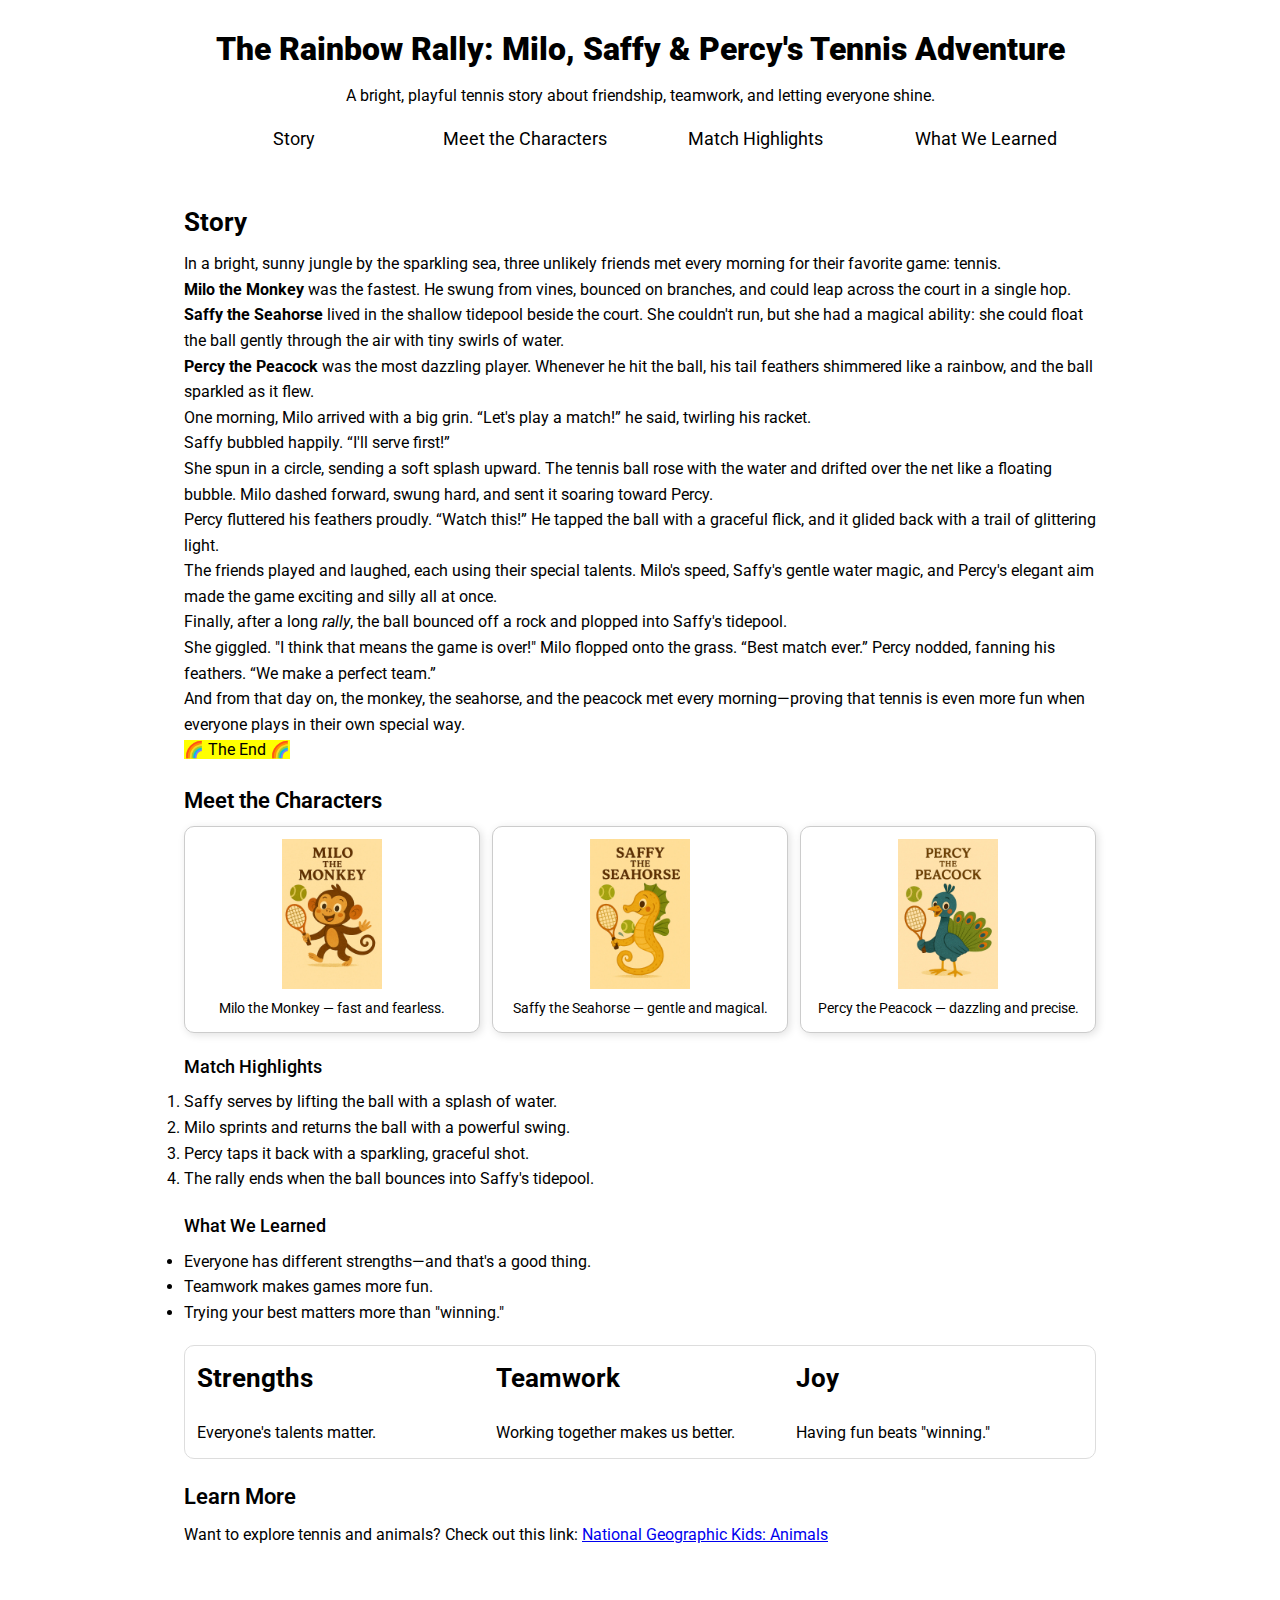
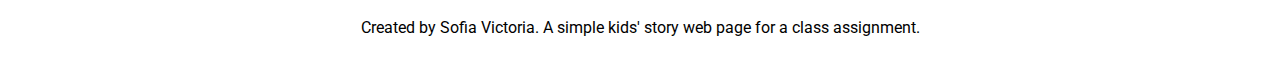
<file: index.html>
<!DOCTYPE html>
<html lang="en">
    <head>
        <title>The Rainbow Rally: Milo, Saffy & Percy's Tennis Adventure</title>
        <meta name="author" content="Sofia Victoria">
        <meta name="description" content="A fun and heartwarming kids' story about a monkey, a seahorse, and a peacock who play tennis together using their unique talents">
        <meta name="keywords" content="kids story, animal friends, tennis story, monkey seahorse peacock">

        <meta charset="UTF-8">
        <meta name="viewport" content="width=device-width, initial-scale=1.0">
        <link rel="stylesheet" href="css/style.css">
    </head>
    <body>
        <header> 
            <h1>The Rainbow Rally: Milo, Saffy & Percy's Tennis Adventure</h1>
            <p> A bright, playful tennis story about friendship, teamwork, and letting everyone shine.</p>
            <!-- This is the first sentence on the website-->
             <nav>
                <ul>
                <li><a href="#story">Story</a></li>
                <li><a href="#characters">Meet the Characters</a></li>
                <li><a href="#highlights">Match Highlights</a></li>
                <li><a href="#learn">What We Learned</a></li>
                </ul>
             </nav>
        </header>

        <main>
            <section id="story">
                <h2>Story</h2>
                        <!-- This is the 1st sub-heading on the website-->
                <p>In a bright, sunny jungle by the sparkling sea, three unlikely friends met every morning for their favorite game: tennis.</p>
                <p><strong>Milo the Monkey</strong> was the fastest. He swung from vines, bounced on branches, and could leap across the court in a single hop.</p>
                <p><strong>Saffy the Seahorse</strong> lived in the shallow tidepool beside the court. She couldn't run, but she had a magical ability: she could float the ball gently through the air with tiny swirls of water.</p>
                <p><strong>Percy the Peacock</strong> was the most dazzling player. Whenever he hit the ball, his tail feathers shimmered like a rainbow, and the ball sparkled as it flew.</p>
                <p>One morning, Milo arrived with a big grin. “Let's play a match!” he said, twirling his racket.</p>
                <p>Saffy bubbled happily. “I'll serve first!”</p>
                <p>She spun in a circle, sending a soft splash upward. The tennis ball rose with the water and drifted over the net like a floating bubble. Milo dashed forward, swung hard, and sent it soaring toward Percy.</p>
                <p>Percy fluttered his feathers proudly. “Watch this!” He tapped the ball with a graceful flick, and it glided back with a trail of glittering light.</p>
                <p>The friends played and laughed, each using their special talents. Milo's speed, Saffy's gentle water magic, and Percy's elegant aim made the game exciting and silly all at once.</p>
                <p>Finally, after a long <em>rally</em>, the ball bounced off a rock and plopped into Saffy's tidepool.</p>
                <p>She giggled. "I think that means the game is over!" Milo flopped onto the grass. “Best match ever.” Percy nodded, fanning his feathers. “We make a perfect team.”</p>
                <p> And from that day on, the monkey, the seahorse, and the peacock met every morning—proving that tennis is even more fun when everyone plays in their own special way.</p>
                <p><mark>🌈 The End 🌈</mark></p>
            </section>
            <section id="characters">
                <h3>Meet the Characters</h3>
                <!--This is the 2nd sub-heading on the website-->
                <section class="grid2">
                    <figure class="item">
                        <img src="images/milo.jpg" alt="Milo the Monkey">
                        <figcaption>Milo the Monkey — fast and fearless.</figcaption>
                    </figure>

                    <figure class="item">
                        <img src="images/saffy.jpg" alt="Saffy the Seahorse">
                        <figcaption>Saffy the Seahorse — gentle and magical.</figcaption>
                    </figure>

                    <figure class="item">
                        <img src="images/percy.jpg" alt="Percy the Peacock">
                        <figcaption>Percy the Peacock — dazzling and precise.</figcaption>
                    </figure>
                </section>
            </section>
            <section id="highlights">
                <h4>Match Highlights</h4>
                <!--This is the 4th sub-heading on the website-->
                <ol>
                    <li>Saffy serves by lifting the ball with a splash of water.</li>
                    <li>Milo sprints and returns the ball with a powerful swing.</li>
                    <li>Percy taps it back with a sparkling, graceful shot.</li>
                    <li>The rally ends when the ball bounces into Saffy's tidepool.</li>
                </ol>
            </section>
            <section id="learn">
                <h4>What We Learned</h4>
                <!--This is the 5th sub-heading on the website-->
                <ul>
                    <li>Everyone has different strengths—and that's a good thing.</li>
                    <li>Teamwork makes games more fun.</li>
                    <li>Trying your best matters more than "winning."</li>
                </ul>
            </section>
            <section class="grid1">
                <h2>Strengths</h2>
                <h2>Teamwork</h2>
                <h2>Joy</h2>

                <p>Everyone's talents matter.</p>
                <p>Working together makes us better.</p>
                <p>Having fun beats "winning."</p>
            </section>
            <section>
                <h3>Learn More</h3>
                <p>Want to explore tennis and animals? Check out this link:
                    <a href="https://kids.nationalgeographic.com/animals" target="_blank"
                    >National Geographic Kids: Animals
                </a>
                </p>
            </section>
        </main>
        <footer>
            <p>Created by Sofia Victoria. A simple kids' story web page for a class assignment.</p>
        </footer>
    </body>





</html>
</file>
<file: css/style.css>
@import url('https://fonts.googleapis.com/css2?family=Roboto:wght@100;400;900&display=swap');

* {
  margin: 0;
  padding: 0;
  box-sizing: border-box;
}

html {
  scroll-behavior: smooth;
}

body {
  font-family: 'Roboto', sans-serif;
  line-height: 1.6;
}

header,
main,
footer {
  width: 960px;
  margin: 0 auto;
  padding: 24px;
}

header h1 {
  text-align: center;
  font-weight: 900;
  margin-bottom: 8px;
}

header p {
  text-align: center;
  margin-bottom: 16px;
}

/* nav */
nav ul {
  list-style: none;
  display: grid;
  grid-template-columns: repeat(4, 1fr); /* 4 links */
  gap: 10px;
  justify-items: center;
}

nav a {
  text-decoration: none;
  color: black;
  font-weight: 400;
  font-size: 18px;
  padding: 6px 10px;
  border-radius: 10px;
}

nav a:hover {
  color: gray;
  text-decoration: underline;
}

section {
  margin-bottom: 20px;
}

/* Headings */
h2, h3, h4 {
  margin-bottom: 8px;
}

h2 { font-size: 26px; font-weight: 700; }
h3 { font-size: 22px; font-weight: 600; }
h4 { font-size: 18px; font-weight: 500; }

/* GRID 1*/
.grid1 {
  display: grid;
  grid-template-columns: repeat(3, 1fr);
  gap: 12px;
  padding: 12px;
  border: 1px solid #ddd;
  border-radius: 10px;
}

/* GRID 2 */
.grid2 {
  display: grid;
  grid-template-columns: repeat(3, 1fr);
  gap: 12px;
}

.grid2 .item {
  background: white;
  padding: 12px;
  border: 1px solid #ccc;
  border-radius: 10px;

  box-shadow: 2px 2px 8px rgba(0, 0, 0, 0.12);
  text-align: center;
}

.grid2 .item img {
  width: 100px;
  height: auto;
  display: block;
  margin: 0 auto 8px auto;
}

figcaption {
  font-size: 14px;
}

/* Footer */
footer {
  text-align: center;
  padding-bottom: 32px;
}
</file>
